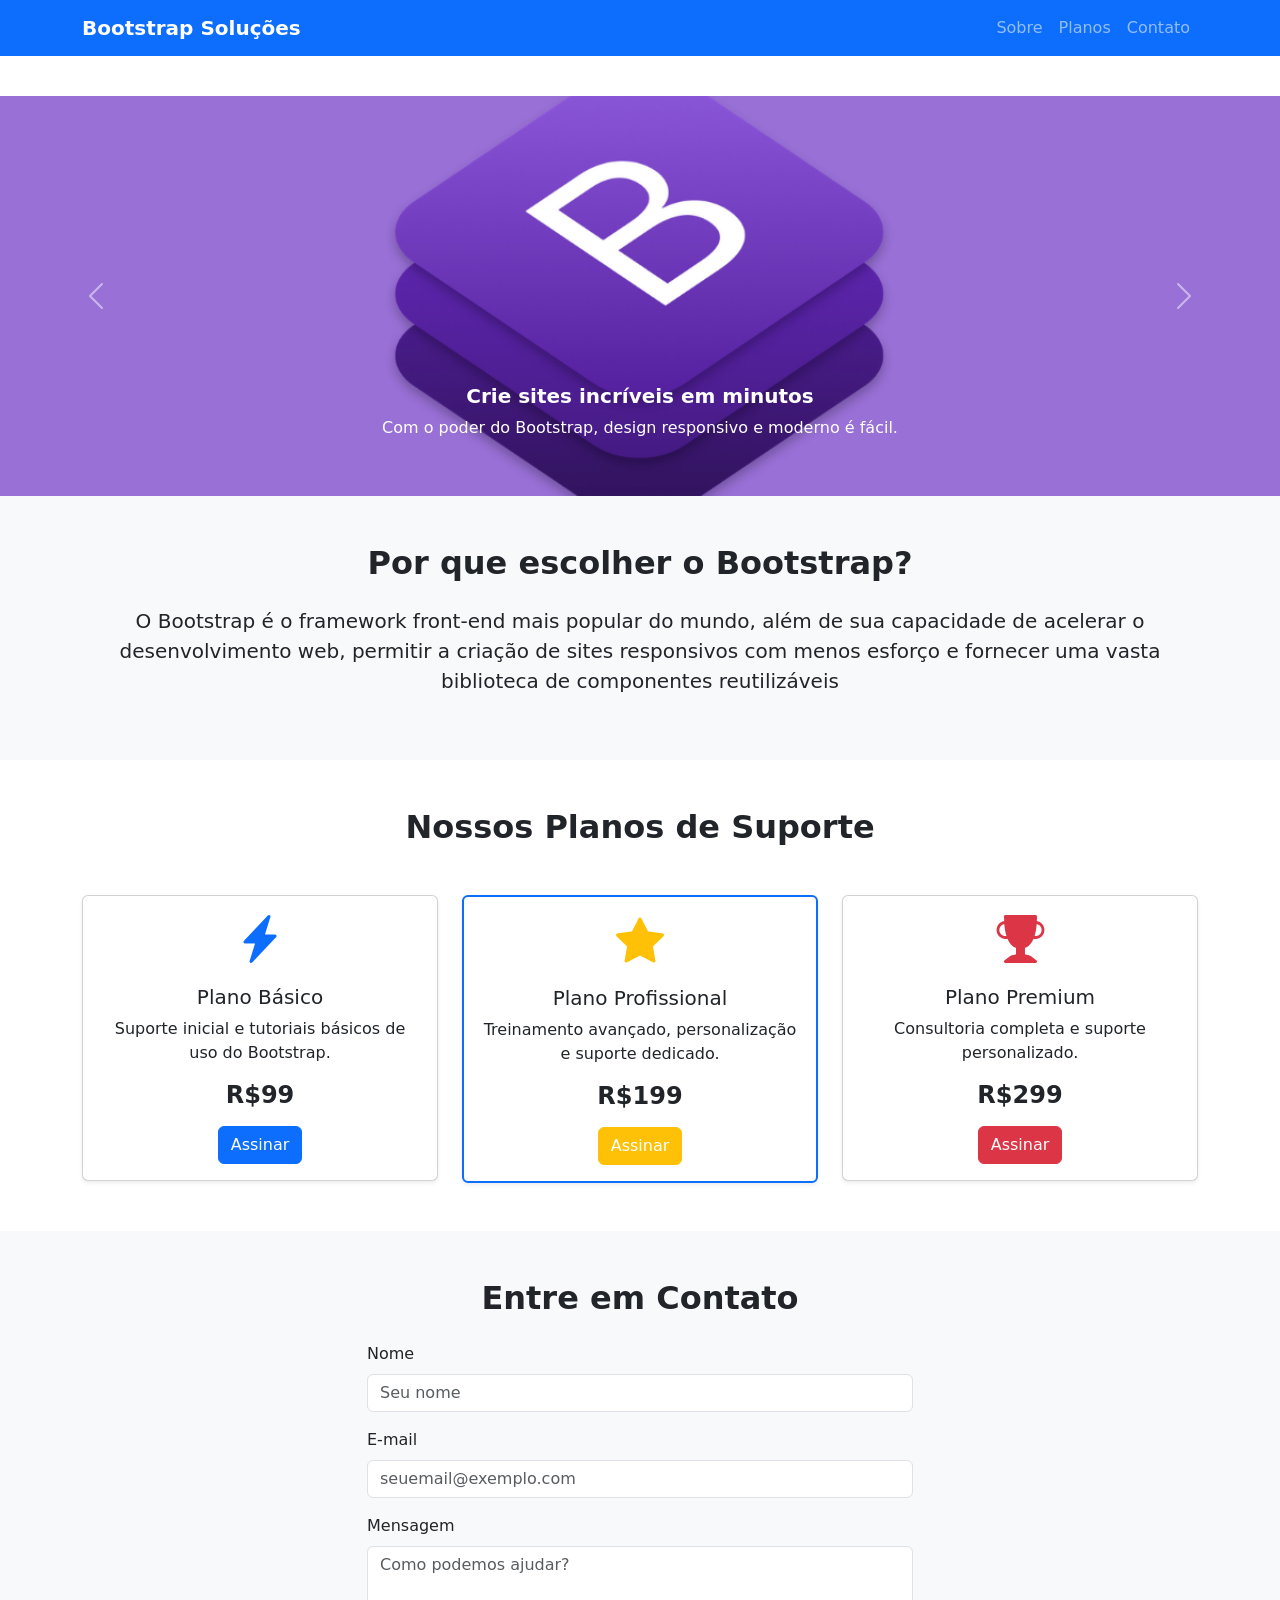
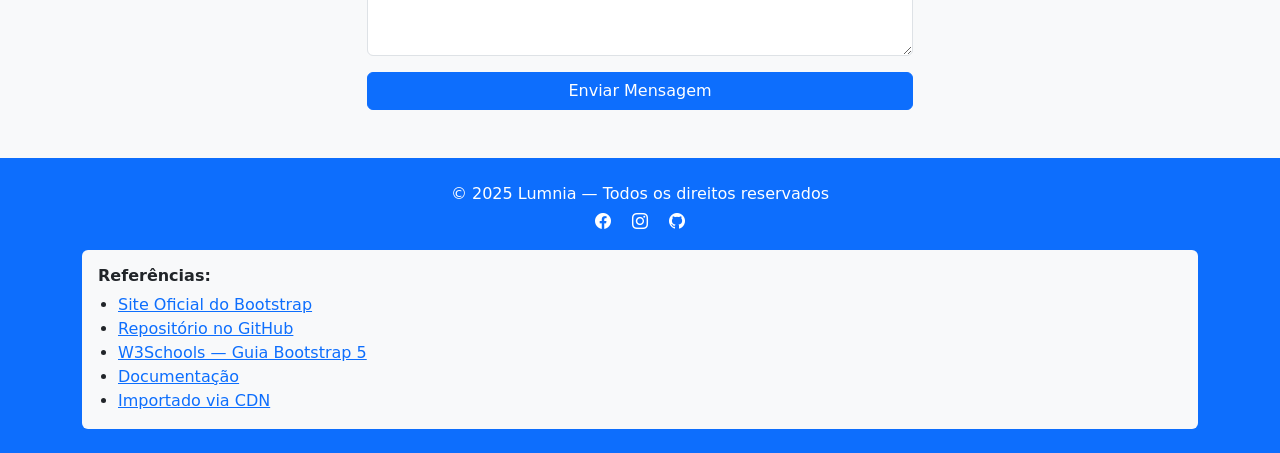
<file: index.html>
<!DOCTYPE html>
<html lang="pt-br">
<head>
  <meta charset="UTF-8">
  <meta name="viewport" content="width=device-width, initial-scale=1.0">
  <title>Lumnia — Simplificando o Design Web</title>
  <link rel="stylesheet" href="estilo.css">
  <link rel="icon" href="png-clipart-bootstrap-logo-thumbnail-tech-companies-thumbnail-Photoroom.png" type="image/x-icon">

  <!--  Importando o CSS principal do Bootstrap -->
  <link href="https://cdn.jsdelivr.net/npm/bootstrap@5.3.3/dist/css/bootstrap.min.css" rel="stylesheet">

  <!-- Ícones do Bootstrap --") -->
  <link href="https://cdn.jsdelivr.net/npm/bootstrap-icons@1.11.1/font/bootstrap-icons.css" rel="stylesheet">
</head>
<body>

  <!-- NAVBAR -->
  <!-- Classes prontas do Bootstrap para criar uma barra de navegação responsiva e fixa -->
  <!-- "navbar" cria a barra de navegação padrão do Bootstrap -->
  <!-- "navbar-dark" deixa os textos claros e o fundo escuro -->
  <!-- "bg-primary" aplica o azul principal do Bootstrap -->
  <!-- "fixed-top" faz a barra ficar presa no topo da página -->
  <!-- A classe navbar-expand-lg define o ponto de quebra (992px).
  Abaixo desse tamanho, esconde o menu (collapse) e mostra o botão (navbar-toggler) -->  
  <nav class="navbar navbar-expand-lg navbar-dark bg-primary fixed-top">
    <div class="container"><!-- Centraliza o conteúdo -->
      <!-- "navbar-brand" dá estilo ao nome ou logo -->
      <!-- "fw-bold" deixa o texto em negrito -->
      <a class="navbar-brand fw-bold" href="#">Bootstrap Soluções</a>
      <!-- Botão que aparece no celular para abrir o menu -->
      <button class="navbar-toggler" type="button" data-bs-toggle="collapse" data-bs-target="#navbarNav"> <!-- data-bs-toggle = ação   data-bs-target = qual elemento será alterado pela ação -->
        <span class="navbar-toggler-icon"></span>
      </button>
      <!-- Menu recolhível -->
      <div class="collapse navbar-collapse" id="navbarNav">
        <!-- ms-auto empurra os itens pro lado direito -->
        <ul class="navbar-nav ms-auto">
          <li class="nav-item"><a class="nav-link" href="#sobre">Sobre</a></li>
          <li class="nav-item"><a class="nav-link" href="#planos">Planos</a></li>
          <li class="nav-item"><a class="nav-link" href="#contato">Contato</a></li>
        </ul>
      </div>
    </div>
  </nav>

  <!-- CARROSSEL DE DESTAQUE -->
  <!-- Estrutura do carrossel pronta do Bootstrap -->

  <!-- "carousel slide" ativa o carrossel automático de imagens do Bootstrap -->
  <!-- "carousel-item" indica cada slide -->
  <!-- "active" marca o slide inicial -->
  <section id="inicio" class="mt-5 pt-5"><!-- mt e pt = margens e espaçamentos -->
    <div id="carousel" class="carousel slide" data-bs-ride="carousel">
      <div class="carousel-inner"><!-- Área com os slides -->
        <!-- Slide ativo -->
        <div class="carousel-item active">
          <img src="bootstrap.png" class="d-block w-100" alt="Projetos com Bootstrap">
          <div class="carousel-caption d-none d-md-block">
            <h5 class="fw-bold">Crie sites incríveis em minutos</h5>
            <p>Com o poder do Bootstrap, design responsivo e moderno é fácil.</p>
          </div>
        </div>
        <!-- Outros slides -->
        <div class="carousel-item">
          <img src="linguagens-de-programacao.jpeg.webp" class="d-block w-100" alt="Design responsivo">
          <div class="carousel-caption d-none d-md-block">
            <h5 class="fw-bold">Design que se adapta a qualquer tela</h5>
            <p>Desktop, tablet ou celular — seu site sempre perfeito.</p>
          </div>
        </div>
        <div class="carousel-item">
          <img src="inteligencia-artificial-algoritmo-tecnologia-codigo-de-programacao-1554210815064_v2_615x300.jpg" class="d-block w-100" alt="Suporte profissional">
          <div class="carousel-caption d-none d-md-block">
            <h5 class="fw-bold">Treinamento e suporte especializado</h5>
            <p>Conte com nossa equipe para dominar o Bootstrap.</p>
          </div>
        </div>
      </div>

      <!-- Botões de navegação padrão do carrossel -->
      <button class="carousel-control-prev" type="button" data-bs-target="#carousel" data-bs-slide="prev">
        <span class="carousel-control-prev-icon"></span>
      </button>
      <button class="carousel-control-next" type="button" data-bs-target="#carousel" data-bs-slide="next">
        <span class="carousel-control-next-icon"></span>
      </button>
    </div>
  </section>

  <!-- SEÇÃO SOBRE -->
  <!-- "py-5" adiciona espaçamento vertical grande -->
  <!-- "bg-light" deixa o fundo cinza claro -->
  <!-- "text-center" centraliza o texto -->
  <section id="sobre" class="py-5 bg-light text-center">
    <div class="container"><!-- Centraliza o texto -->
      <h2 class="fw-bold mb-4">Por que escolher o Bootstrap?</h2>
      <!-- "lead" dá um destaque maior ao parágrafo -->
      <p class="lead">O Bootstrap é o framework front-end mais popular do mundo, além de sua capacidade de acelerar o desenvolvimento web, permitir a criação de sites responsivos com menos esforço e fornecer uma vasta biblioteca de componentes reutilizáveis</p>
    </div>
  </section>

  <!-- 🔹 SEÇÃO PLANOS DE SUPORTE -->
   <!-- Aqui são usados "card" e "shadow-sm" para criar caixas com sombra -->
  <section id="planos" class="py-5 text-center">
    <div class="container">
      <h2 class="fw-bold mb-5">Nossos Planos de Suporte</h2>
      <div class="row g-4"><!-- "row" cria uma linha, "g-4" define o espaçamento entre colunas -->
        
        <!-- Coluna com card -->
        <div class="col-md-4"><!-- 3 colunas em telas médias -->
          <div class="card shadow-sm"><!-- Card pronto com sombra -->
            <div class="card-body">
              <!-- Ícone do Bootstrap -->
              <i class="bi bi-lightning-charge-fill display-5 text-primary"></i>
              <h5 class="card-title mt-3">Plano Básico</h5>
              <p class="card-text">Suporte inicial e tutoriais básicos de uso do Bootstrap.</p>
              <h4 class="fw-bold">R$99</h4>
              <a href="#" class="btn btn-primary mt-2">Assinar</a>
            </div>
          </div>
        </div>

        <!-- Card com borda colorida -->
        <div class="col-md-4"> <!-- md	Tamanho de tela, 4	Largura da coluna, ocupa 4 das 12 partes da linha -->
          <div class="card shadow-sm border-primary border-2">
            <div class="card-body">
              <i class="bi bi-star-fill display-5 text-warning"></i>
              <h5 class="card-title mt-3">Plano Profissional</h5>
              <p class="card-text">Treinamento avançado, personalização e suporte dedicado.</p>
              <h4 class="fw-bold">R$199</h4>
              <a href="#" class="btn btn-warning mt-2 text-white">Assinar</a>
            </div>
          </div>
        </div>

        <!-- Terceiro card -->
        <div class="col-md-4">
          <div class="card shadow-sm">
            <div class="card-body">
              <i class="bi bi-trophy-fill display-5 text-danger"></i>
              <h5 class="card-title mt-3">Plano Premium</h5>
              <p class="card-text">Consultoria completa e suporte personalizado.</p>
              <h4 class="fw-bold">R$299</h4>
              <a href="#" class="btn btn-danger mt-2">Assinar</a>
            </div>
          </div>
        </div>
      </div>
    </div>
  </section>

  <!-- SEÇÃO CONTATO -->
  <!-- "form-control" deixa inputs e textarea com visual padronizado -->
  <!-- "btn btn-primary" cria um botão azul pronto -->
  <section id="contato" class="bg-light py-5">
    <div class="container">
      <h2 class="fw-bold text-center mb-4">Entre em Contato</h2>
      <div class="row justify-content-center"><!-- Centraliza o formulário -->
        <div class="col-md-6"><!-- Ocupa metade da tela em telas médias -->
          <!-- Formulário usando classes de form do Bootstrap -->
          <form>
            <div class="mb-3">
              <label for="nome" class="form-label">Nome</label>
              <input type="text" class="form-control" id="nome" placeholder="Seu nome">
            </div>
            <div class="mb-3">
              <label for="email" class="form-label">E-mail</label>
              <input type="email" class="form-control" id="email" placeholder="seuemail@exemplo.com">
            </div>
            <div class="mb-3">
              <label for="mensagem" class="form-label">Mensagem</label>
              <textarea class="form-control" id="mensagem" rows="4" placeholder="Como podemos ajudar?"></textarea>
            </div>
            <button type="submit" class="btn btn-primary w-100">Enviar Mensagem</button>
          </form>
        </div>
      </div>
    </div>
  </section>

  <!-- RODAPÉ -->
  <!-- "bg-primary" deixa o fundo azul -->
  <!-- "text-white" deixa o texto branco -->
  <!-- "text-center" centraliza -->
  <!-- "py-4" adiciona espaçamento vertical -->
  <footer class="bg-primary text-white text-center py-4">
    <div class="container">
      <p class="mb-1">© 2025 Lumnia — Todos os direitos reservados</p>

      <!-- Ícones sociais do Bootstrap -->
      <div class="mb-3">
        <a href="#" class="text-white me-3"><i class="bi bi-facebook"></i></a>
        <a href="#" class="text-white me-3"><i class="bi bi-instagram"></i></a>
        <a href="#" class="text-white"><i class="bi bi-github"></i></a>
      </div>

      <!-- Lista de links -->
      <div class="text-start bg-light text-dark p-3 rounded">
        <h6 class="fw-bold">Referências:</h6>
        <ul class="mb-0">
          <li><a href="https://getbootstrap.com" target="_blank">Site Oficial do Bootstrap</a></li>
          <li><a href="https://github.com/twbs/bootstrap" target="_blank">Repositório no GitHub</a></li>
          <li><a href="https://www.w3schools.com/bootstrap5/" target="_blank">W3Schools — Guia Bootstrap 5</a></li>
          <li><a href="https://getbootstrap.com/docs/5.3/getting-started/introduction/" target="_blank">Documentação</a></li>
          <li><a href="https://cdn.jsdelivr.net/npm/bootstrap@5.3.3/dist/css/bootstrap.css" target="_blank">Importado via CDN</a></li>
        </ul>
      </div>
    </div>
  </footer>

  <!-- Script JS do Bootstrap -->
  <script src="https://cdn.jsdelivr.net/npm/bootstrap@5.3.3/dist/js/bootstrap.bundle.min.js"></script>

</body>
</html>
</file>
<file: estilo.css>
.carousel-item img {
      height: 400px; 
      object-fit: cover;
    }

  
    footer .text-start ul {
      padding-left: 20px;
    }
</file>
